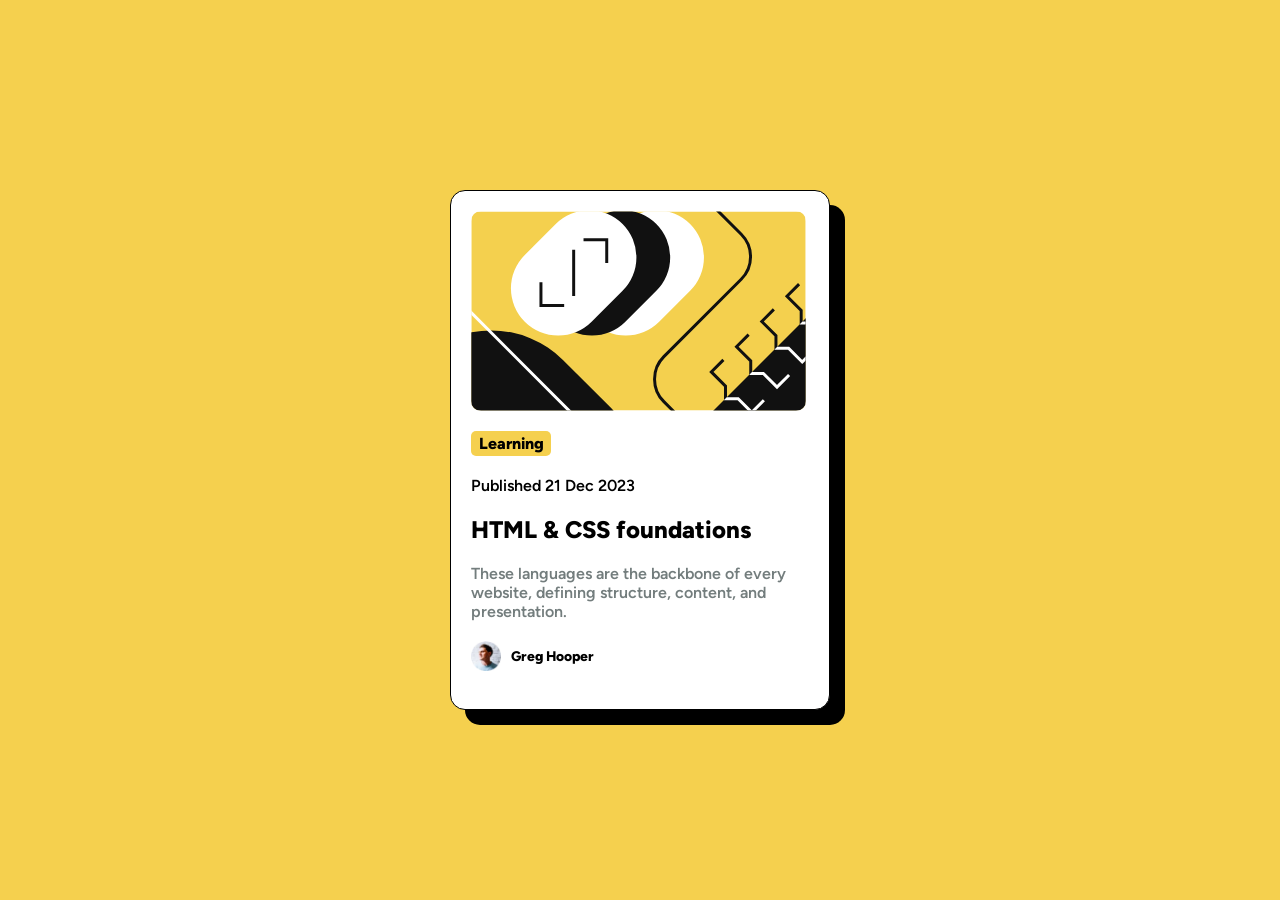
<file: index.html>
<!DOCTYPE html>
<html lang="en">
<head>
  <meta charset="UTF-8">
  <meta name="viewport" content="width=device-width, initial-scale=1.0"> <!-- displays site properly based on user's device -->

  <link rel="icon" type="image/png" sizes="32x32" href="./assets/images/favicon-32x32.png">
  
  <title>Blog preview card</title>
  <link rel="stylesheet" href="style.css">
  <!-- Feel free to remove these styles or customise in your own stylesheet 👍 -->
  <style>
    .attribution { font-size: 11px; text-align: center; }
    .attribution a { color: hsl(228, 45%, 44%); }
  </style>
</head>
<body>
<div class="box">
    <div class="pic"> 
        <svg xmlns="http://www.w3.org/2000/svg" width="336" height="201" fill="none" viewBox="0 0 336 201"><g clip-path="url(#a)"><path fill="#F4D04E" d="M0 .5h336v200H0z"/><rect width="139" height="95" x="87.996" y="77.729" fill="#fff" rx="47.5" transform="rotate(-45 87.996 77.729)"/><rect width="139" height="95" x="54.055" y="77.729" fill="#111" rx="47.5" transform="rotate(-45 54.055 77.729)"/><path fill="#111" d="M234.864 209.036 451.4-7.5l67.175 67.175-216.536 216.536z"/><rect width="139" height="95" x="20.114" y="77.729" fill="#fff" rx="47.5" transform="rotate(-45 20.114 77.729)"/><rect width="204.19" height="270.554" fill="#111" rx="102.095" transform="scale(-1 1) rotate(45 -103.887 14.564)"/><path stroke="#fff" stroke-width="3" d="m6.69-357.5 135.583 135.727c12.481 12.494 12.481 32.737 0 45.231L-45.544 11.475c-12.481 12.494-12.481 32.737 0 45.23L107.088 209.5"/><path stroke="#111" stroke-width="3" d="M69.965 71.719v23.334h23.334M136.079 52.273V28.94h-23.334M102.845 38.838v46.67M210.364-37.5l60.873 60.873c12.497 12.496 12.497 32.758 0 45.254l-77.745 77.746c-12.497 12.496-12.497 32.758 0 45.254l69.872 69.873"/><path stroke="#111" stroke-width="3" d="m253.339 149.574-12.144 12.145 14.256 14.257v12.672h12.673l13.729 13.729 12.145-12.145M278.685 124.228l-12.145 12.145 14.257 14.257v12.673h12.673l13.729 13.729 12.145-12.145M304.031 98.883l-12.145 12.144 14.257 14.257v12.673h12.673l13.729 13.729 12.144-12.145M329.376 73.537l-12.145 12.145 14.257 14.257v12.672h12.673l13.729 13.729 12.145-12.144"/><path stroke="#fff" stroke-width="5" d="m354.722 48.191-12.145 12.145 14.257 14.257v12.673h12.673l13.729 13.729 12.145-12.145"/><mask id="b" width="285" height="285" x="234" y="-8" maskUnits="userSpaceOnUse" style="mask-type:alpha"><path fill="#111" d="M234.864 209.036 451.4-7.5l67.175 67.175-216.536 216.536z"/></mask><g stroke="#fff" mask="url(#b)"><path stroke-width="3" d="m253.339 149.574-12.144 12.145 14.256 14.257v12.672h12.673l13.729 13.729 12.145-12.145M278.685 124.228l-12.145 12.145 14.257 14.257v12.673h12.673l13.729 13.729 12.145-12.145M304.031 98.883l-12.145 12.144 14.257 14.257v12.673h12.673l13.729 13.729 12.144-12.145M329.376 73.537l-12.145 12.145 14.257 14.257v12.672h12.673l13.729 13.729 12.145-12.145"/><path stroke-width="5" d="m354.722 48.191-12.145 12.145 14.257 14.257v12.673h12.673l13.729 13.729 12.145-12.145"/></g></g><defs><clipPath id="a"><path fill="#fff" d="M0 .5h336v200H0z"/></clipPath></defs></svg>
    </div>
    <div class="content">
      <span id="learn">Learning</span>
    <div class="pub">
      <p>Published 21 Dec 2023</p>
    </div>
    <div class="heading">
     <h2>HTML & CSS foundations</h2> 
    </div>
    <div class="pera">
      <p>These languages are the backbone of every website, defining structure, content, and presentation.
      </p>
    </div>
    <div class="logo">
      <img src="assets/images/image-avatar.webp" alt="logo">
      <h6>Greg Hooper</h6>
    </div>
  </div>
</div>
  <!-- <div class="attribution">
    Challenge by <a href="https://www.frontendmentor.io?ref=challenge" target="_blank">Frontend Mentor</a>. 
    Coded by <a href="#">Your Name Here</a>.
  </div> -->
</body>
</html>
</file>
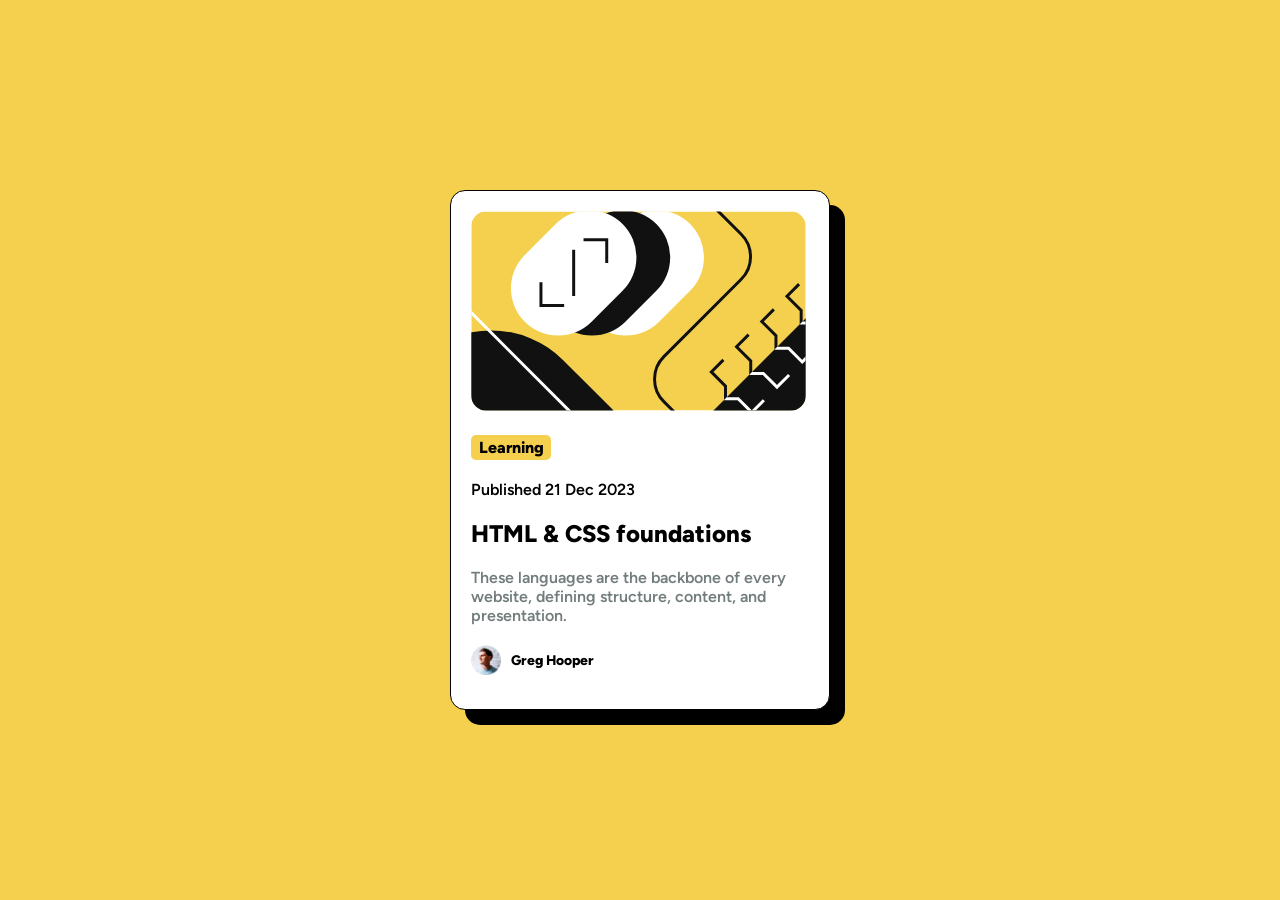
<file: blog-preview-card-main/index.html>
<!DOCTYPE html>
<html lang="en">
<head>
  <meta charset="UTF-8">
  <meta name="viewport" content="width=device-width, initial-scale=1.0"> <!-- displays site properly based on user's device -->

  <link rel="icon" type="image/png" sizes="32x32" href="./assets/images/favicon-32x32.png">
  
  <title>Blog preview card</title>
  <link rel="stylesheet" href="style.css">
  <!-- Feel free to remove these styles or customise in your own stylesheet 👍 -->
  <style>
    .attribution { font-size: 11px; text-align: center; }
    .attribution a { color: hsl(228, 45%, 44%); }
  </style>
</head>
<body>
<div class="box">
    <div class="pic">
  <svg xmlns="http://www.w3.org/2000/svg" width="336" height="201" fill="none" viewBox="0 0 336 201"><g clip-path="url(#a)"><path fill="#F4D04E" d="M0 .5h336v200H0z"/><rect width="139" height="95" x="87.996" y="77.729" fill="#fff" rx="47.5" transform="rotate(-45 87.996 77.729)"/><rect width="139" height="95" x="54.055" y="77.729" fill="#111" rx="47.5" transform="rotate(-45 54.055 77.729)"/><path fill="#111" d="M234.864 209.036 451.4-7.5l67.175 67.175-216.536 216.536z"/><rect width="139" height="95" x="20.114" y="77.729" fill="#fff" rx="47.5" transform="rotate(-45 20.114 77.729)"/><rect width="204.19" height="270.554" fill="#111" rx="102.095" transform="scale(-1 1) rotate(45 -103.887 14.564)"/><path stroke="#fff" stroke-width="3" d="m6.69-357.5 135.583 135.727c12.481 12.494 12.481 32.737 0 45.231L-45.544 11.475c-12.481 12.494-12.481 32.737 0 45.23L107.088 209.5"/><path stroke="#111" stroke-width="3" d="M69.965 71.719v23.334h23.334M136.079 52.273V28.94h-23.334M102.845 38.838v46.67M210.364-37.5l60.873 60.873c12.497 12.496 12.497 32.758 0 45.254l-77.745 77.746c-12.497 12.496-12.497 32.758 0 45.254l69.872 69.873"/><path stroke="#111" stroke-width="3" d="m253.339 149.574-12.144 12.145 14.256 14.257v12.672h12.673l13.729 13.729 12.145-12.145M278.685 124.228l-12.145 12.145 14.257 14.257v12.673h12.673l13.729 13.729 12.145-12.145M304.031 98.883l-12.145 12.144 14.257 14.257v12.673h12.673l13.729 13.729 12.144-12.145M329.376 73.537l-12.145 12.145 14.257 14.257v12.672h12.673l13.729 13.729 12.145-12.144"/><path stroke="#fff" stroke-width="5" d="m354.722 48.191-12.145 12.145 14.257 14.257v12.673h12.673l13.729 13.729 12.145-12.145"/><mask id="b" width="285" height="285" x="234" y="-8" maskUnits="userSpaceOnUse" style="mask-type:alpha"><path fill="#111" d="M234.864 209.036 451.4-7.5l67.175 67.175-216.536 216.536z"/></mask><g stroke="#fff" mask="url(#b)"><path stroke-width="3" d="m253.339 149.574-12.144 12.145 14.256 14.257v12.672h12.673l13.729 13.729 12.145-12.145M278.685 124.228l-12.145 12.145 14.257 14.257v12.673h12.673l13.729 13.729 12.145-12.145M304.031 98.883l-12.145 12.144 14.257 14.257v12.673h12.673l13.729 13.729 12.144-12.145M329.376 73.537l-12.145 12.145 14.257 14.257v12.672h12.673l13.729 13.729 12.145-12.145"/><path stroke-width="5" d="m354.722 48.191-12.145 12.145 14.257 14.257v12.673h12.673l13.729 13.729 12.145-12.145"/></g></g><defs><clipPath id="a"><path fill="#fff" d="M0 .5h336v200H0z"/></clipPath></defs></svg>
    </div>
    <div class="content">
      <span id="learn">Learning</span>
    <div class="pub">
      <p>Published 21 Dec 2023</p>
    </div>
    <div class="heading">
     <h2>HTML & CSS foundations</h2> 
    </div>
    <div class="pera">
      <p>These languages are the backbone of every website, defining structure, content, and presentation.
      </p>
    </div>
    <div class="logo">
      <img src="assets/images/image-avatar.webp" alt="logo">
      <h6>Greg Hooper</h6>
    </div>
  </div>
</div>
  <!-- <div class="attribution">
    Challenge by <a href="https://www.frontendmentor.io?ref=challenge" target="_blank">Frontend Mentor</a>. 
    Coded by <a href="#">Your Name Here</a>.
  </div> -->
</body>
</html>
</file>
<file: style.css>
* {
margin: 0;
padding: 0;
box-sizing: border-box;
}
@font-face {
    font-family: figtree;
    src: url(assets/fonts/static/Figtree-ExtraBold.ttf);
}
@font-face {
    font-family: figtree-reg;
    src: url(assets/fonts/static/Figtree-Regular.ttf);
}
@font-face {
    font-family: figtree-semi;
    src: url(assets/fonts/static/Figtree-SemiBold.ttf);
}
html,body{
height: 100%;
width: 100%;
background-color: #F5D04E;
display: flex;
justify-content: center;
align-items: center;
}
.box{
    height: 520px;
    width: 380px;
    border-radius: 15px;
    border: 1px solid #000000;
    background-color: white;
    box-shadow: 15px 15px 0 #000000;
}
.pic svg{
    display: block;
    height: 200px;
    width: 335px;
    border-radius: 10px;
    margin-left: 20px;
    margin-top: 20px;
}
.content{
    display: flex;
    flex-direction: column;
    align-items: flex-start;
    margin-left: 20px;
    margin: 20px;
    gap: 20px;
}
#learn{
  display: flex;
  align-items: center;
  justify-content: center;
  width: 80px;
  height: 25px;
  font-size: 1rem;
  font-family: figtree;
  font-weight: bold;
  background-color: #F5D04E;
  border-radius: 5px;
}
.pub{
 
    font-size: 1rem;
    font-family: figtree-semi;
}
.heading{
    font-size: 1rem;
    font-family: figtree;
    font-weight: bold;
    
}
.heading:hover {
    color: #F5D04E;
    cursor: pointer;
}
.heading:active {
    color: #F5D04E;
}
.pera{
    font-size: 1rem;
    font-family: figtree-semi;
    color: rgb(115, 125, 125);
}
.logo img{
    height: 30px;
    width: 30px;
}
.logo{
    display: flex;
    align-items: center;
    gap: 10px;
    font-size: 1.3rem;
    font-family: figtree;   
}
@media (max-width: 400px){
    .box{
        height: 520px;
        width: 300px;
        border-radius: 15px;
        border: 1px solid #000000;
        background-color: white;
        box-shadow: 10px 10px 0 #000000;
    }
    .content{
        margin: 10px 0 0 20px;
        gap: 20px;
    }
    .pic svg{
        display: block;
        height: 200px;
        width: 260px; 
        border-radius: 3rem; 
        margin-left: 20px;
        margin-top: 0px;
    }
    #learn{
      width: 80px;
      height: 25px;
      font-size: 1rem;
      font-family: figtree;
      font-weight: bold;
      background-color: #F5D04E;
      border-radius: 5px;
    }
    .pub{
     
        font-size: 1rem;
        font-family: figtree-semi;
    }
    .heading{
        font-size: 1rem;
        font-family: figtree;
        font-weight: bold;
        
    }
    .heading:hover {
        color: #F5D04E;
        cursor: pointer;
    }
    .heading:active {
        color: #F5D04E;
    }
    .pera{
        font-size: 1rem;
        font-family: figtree-semi;
        color: rgb(115, 125, 125);
    }
    .logo img{
        height: 30px;
        width: 30px;
    }
    .logo{
        gap: 10px;
        font-size: 1.3rem;
        font-family: figtree;   
    }

}
</file>
<file: blog-preview-card-main/style.css>
* {
margin: 0;
padding: 0;
box-sizing: border-box;
}
@font-face {
    font-family: figtree;
    src: url(assets/fonts/static/Figtree-ExtraBold.ttf);
}
@font-face {
    font-family: figtree-reg;
    src: url(assets/fonts/static/Figtree-Regular.ttf);
}
@font-face {
    font-family: figtree-semi;
    src: url(assets/fonts/static/Figtree-SemiBold.ttf);
}
html,body{
height: 100%;
width: 100%;
background-color: #F5D04E;
display: flex;
justify-content: center;
align-items: center;
}
.box{
    height: 520px;
    width: 380px;
    border-radius: 15px;
    border: 1px solid #000000;
    background-color: white;
    box-shadow: 15px 15px 0 #000000;
}
.pic svg{
    height: 200px;
    width: 335px;
    border-radius: 1rem;
    margin-left: 20px;
    margin-top: 20px;
}
.content{
    display: flex;
    flex-direction: column;
    align-items: flex-start;
    margin-left: 20px;
    margin: 20px;
    gap: 20px;
}
#learn{
  display: flex;
  align-items: center;
  justify-content: center;
  width: 80px;
  height: 25px;
  font-size: 1rem;
  font-family: figtree;
  font-weight: bold;
  background-color: #F5D04E;
  border-radius: 5px;
}
.pub{
 
    font-size: 1rem;
    font-family: figtree-semi;
}
.heading{
    font-size: 1rem;
    font-family: figtree;
    font-weight: bold;
    
}
.heading:hover {
    color: #F5D04E;
    cursor: pointer;
}
.heading:active {
    color: #F5D04E;
}
.pera{
    font-size: 1rem;
    font-family: figtree-semi;
    color: rgb(115, 125, 125);
}
.logo img{
    height: 30px;
    width: 30px;
}
.logo{
    display: flex;
    align-items: center;
    gap: 10px;
    font-size: 1.3rem;
    font-family: figtree;   
}
@media (max-width: 600px) {
    .box{
        display: flex;
        flex-direction: column;
        align-items: flex-start;
        height: 520px;
        width: 300px;
        border-radius: 15px;
        border: 1px solid #000000;
        background-color: white;
        box-shadow: 10px 10px 0 #000000;
    }
    .content{
        display: flex;
        flex-direction: column;
        align-items: flex-start;
        margin: 10px 0 0 20px;
        gap: 20px;
    }
    #learn{
      display: flex;
      align-items: center;
      justify-content: center;
      width: 80px;
      height: 25px;
      font-size: 1rem;
      font-family: figtree;
      font-weight: bold;
      background-color: #F5D04E;
      border-radius: 5px;
    }
    .pub{
     
        font-size: 1rem;
        font-family: figtree-semi;
    }
    .heading{
        font-size: 1rem;
        font-family: figtree;
        font-weight: bold;
        
    }
    .heading:hover {
        color: #F5D04E;
        cursor: pointer;
    }
    .heading:active {
        color: #F5D04E;
    }
    .pera{
        font-size: 1rem;
        font-family: figtree-semi;
        color: rgb(115, 125, 125);
    }
    .logo img{
        height: 30px;
        width: 30px;
    }
    .logo{
        display: flex;
        align-items: center;
        gap: 10px;
        font-size: 1.3rem;
        font-family: figtree;   
    }
  }
</file>
